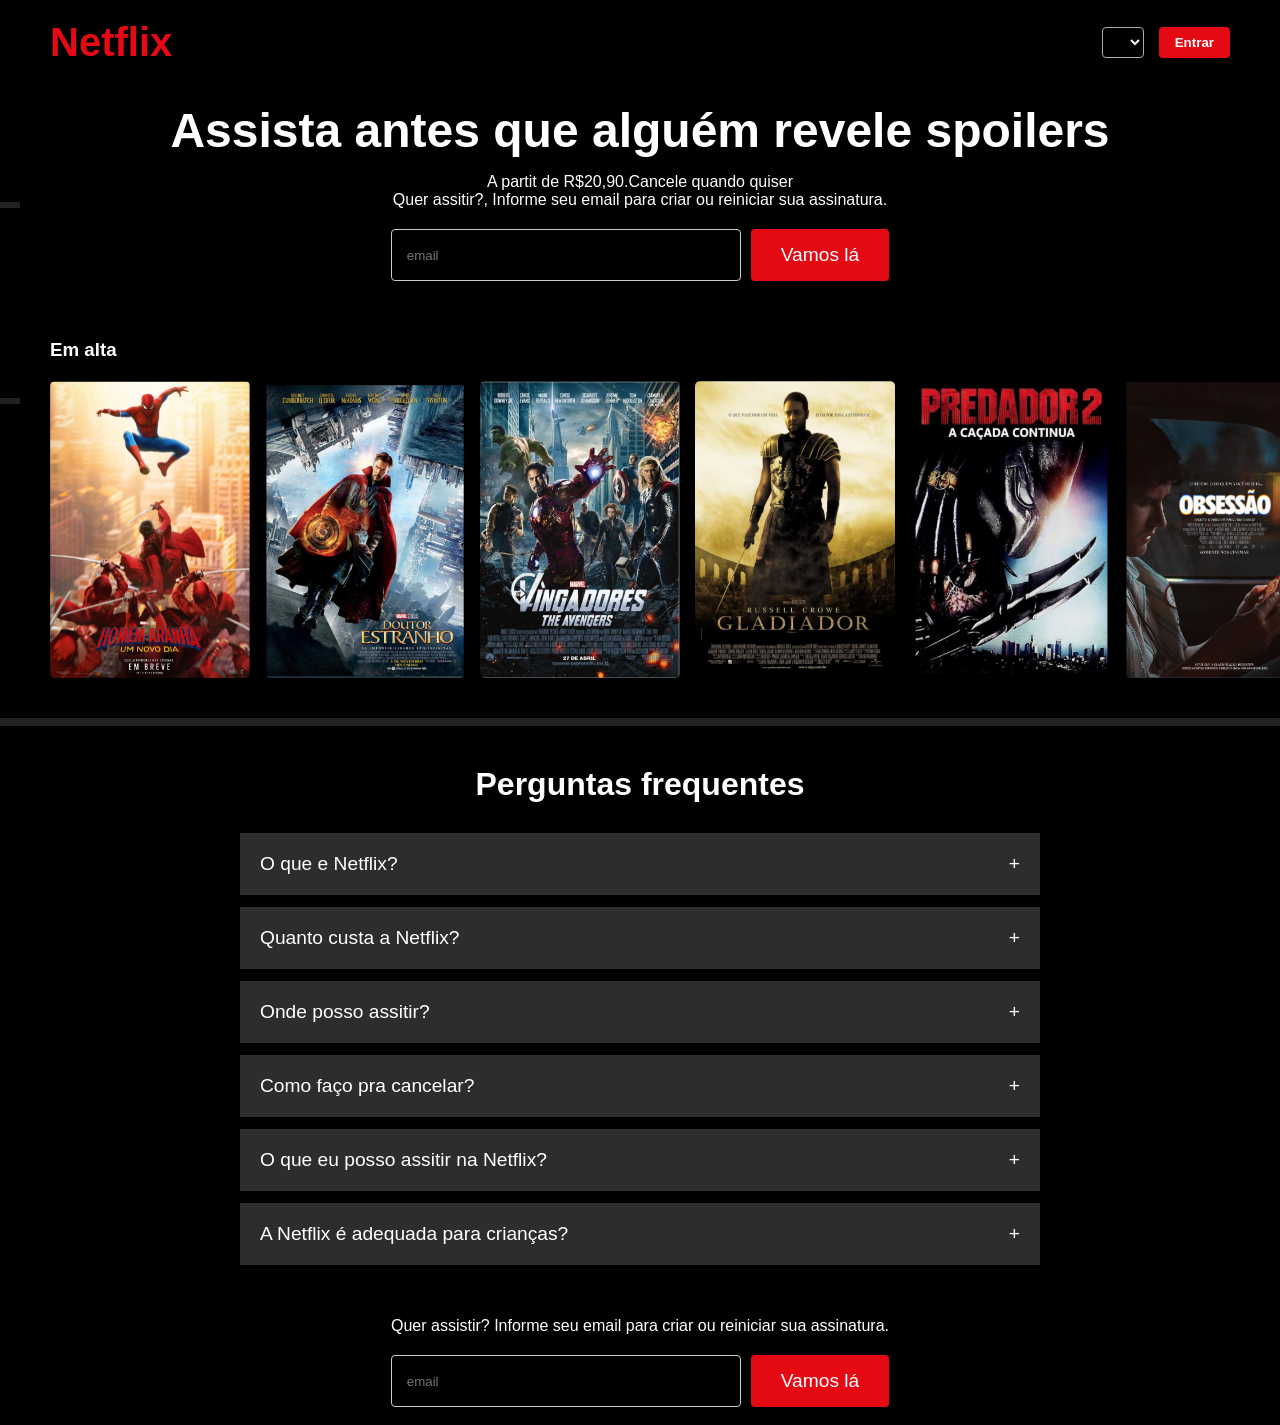
<file: index.html>
<!DOCTYPE html>
<html lang="pt-BR">

<head>
    <meta charset="UTF-8">
    <meta name="viewport" content="width=device-width, initial-scale=1.0">
    <title>Nossa Netflix</title>
    <link rel="stylesheet" href="./styles/style.css">
    <link rel="shortcut icon" href="assets/nficon.ico" type="image/x-icon">
</head>

<body>

    <header class="header">
        <h1 class="logo">Netflix</h1>
        <div class="header-actions">
            <select class="lang-select">
                <options value="pt">Português</options>
                <options value="en">English</options>
            </select>
            <button class="btn-entrar"><a href="./pages/account.html">Entrar</a></button>
        </div>
        </div>
    </header>
    <main>
        <selection class="hero">
            <div class="hero-content">
                <h2>Assista antes que alguém revele spoilers</h2>
                <p class="subtittle">A partit de R$20,90.Cancele quando quiser</p>
                <p class="call-to-action">Quer assitir?, Informe seu email para criar ou reiniciar sua assinatura.</p>

                <div class="email-form">
                    <input type="email" placeholder="email" class="email-input">
                    <button class="btn-vamos">
                        <a href="./pages/cadastro.html">Vamos lá</a>
                    </button>
                </div>


            </div>
        </selection>
        <section class="trending">
            <h3>Em alta</h3>
            <div class="movie-list">
                <img src="./assets/imagem01.PNG" alt="Filme 1" class="movie-poster">
                <img src="./assets/imagem02.PNG" alt="Filme 2" class="movie-poster">
                <img src="./assets/imagem03.PNG" alt="Filme 3" class="movie-poster">
                <img src="./assets/imagem04.PNG" alt="Filme 4" class="movie-poster">
                <img src="./assets/imagem05.PNG" alt="Filme 5" class="movie-poster">
                <img src="./assets/imagem06.PNG" alt="Filme 6" class="movie-poster">
                <img src="./assets/imagem07.PNG" alt="Filme 7" class="movie-poster">
                <img src="./assets/imagem08.PNG" alt="Filme 8" class="movie-poster">
            </div>
        </section>

        <section class="faq">
            <h3>Perguntas frequentes</h3>

            <div class="faq-item">
                <button class="faq-question">O que e Netflix?<span class="icon">+</span></button>
                <div class="faq-answer">
                    <p>A Netflix e um serviço de transmissão online que oferece uma ampla variedade de séries, filmes e
                        documentários premiados.</p>
                </div>
            </div>

            <div class="faq-item">
                <button class="faq-question">Quanto custa a Netflix?<span class="icon">+</span></button>
                <div class="faq-answer">
                    <p>Assita à Netflix no seu celular, tablet, smart tv ou notebook por uma taxa mensal única.</p>
                </div>
            </div>

            <div class="faq-item">
                <button class="faq-question">Onde posso assitir?<span class="icon">+</span></button>
                <div class="faq-answer">
                    <p>Assista onde quiser, quando quiser. Acesse sua conta Netflix em netflix.com para assistir no
                        computador ou em qualquer aparelho conectado à internet compatível com o aplicativo Netflix,
                        como Smart TVs, smartphones, tablets, aparelhos de streaming e videogames.

                        Você também pode baixar suas séries favoritas com o aplicativo Netflix para iOS ou Android. Use
                        os downloads para levar a Netflix para onde quiser sem precisar de conexão com a internet. Leve
                        a Netflix com você para qualquer lugar.</p>
                </div>
            </div>
                <div class="faq-item">
                    <button class="faq-question">Como faço pra cancelar?<span class="icon">+</span></button>
                    <div class="faq-answer">
                        <p>A Netflix é flexível. Você pode cancelar a sua conta online com apenas dois cliques. Não há
                            taxa de cancelamento. Você inicia e encerra sua assinatura quando quiser.</p>
                    </div>


                </div>

                <div class="faq-item">
                    <button class="faq-question">O que eu posso assitir na Netflix?
                        <span class="icon">+</span>
                    </button>
                    <div class="faq-answer">
                        <p>A Netflix tem um grande catálogo de filmes, documentários, séries, originais Netflix
                            premiados e muito mais. Assista o quanto quiser, quando quiser.</p>
                    </div>



                </div>

                <div class="faq-item">
                    <button class="faq-question">A Netflix é adequada para crianças?<span class="icon">+</span></button>
                    <div class="faq-answer">
                        <p>A experiência infantil da Netflix faz parte da sua assinatura para que as crianças se
                            divirtam em seu próprio espaço com séries e filmes familiares sob a supervisão dos
                            responsáveis.

                            O recurso de controle parental, incluso nos perfis para crianças e protegido por
                            PIN, permite restringir a classificação etária do conteúdo que as crianças podem ver
                            e bloquear títulos específicos que você não quer que elas assistam.</p>
                    </div>
                </div>
        </section>

        
    </main>
            <p id="pCentralizado">Quer assistir? Informe seu email para criar ou reiniciar sua assinatura.</p>
                <div class="email-form">
                    
                    <input type="email" placeholder="email" class="email-input">
                    <button class="btn-vamos">
                        <a href="./pages/cadastro.html">Vamos lá</a>
                    </button>
                </div> <br>

    <script src="./js/script.js"></script>

</body>

</html>
</file>
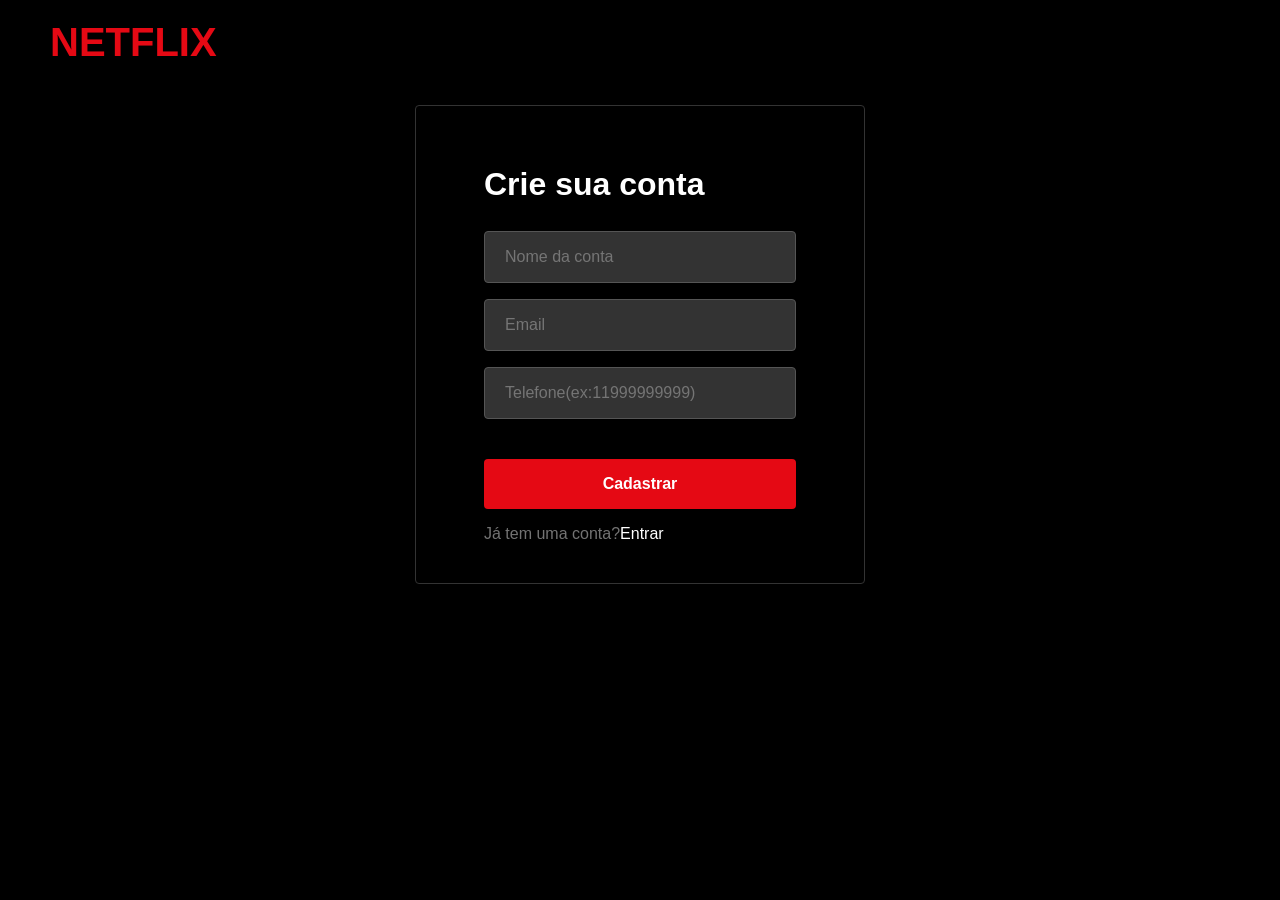
<file: cadastro.html>
<!DOCTYPE HTML>
<html lang="pt-BR">
<head>
    <meta charset="UTF-8">
    <meta name="viewport" content="width=device-width, initial-scale="1.0">
    <title>Cadastro - Clone Netflix</title>
    <!-- Likando o novo CSS específico para esta página -->
    <link rel="stylesheet" href="cadastro.css">
</head>
<body>
    <!-- Cabeçalho simples -->
	<header class="header">
		<a href="index.html" class="logo">NETFLIX</a>
	</header>
	
	<!-- Caixa central de cadastro -->
	<main class="cadastro-container">
		<h2>Crie sua conta </h2>
		
		<!-- Formulário -->
		<form id="form-cadastro">
			<div class="input-group">
				<input type="text" id="nome" placeholder="Nome da conta" required>
			</div>
			
			<div class="input-group">
				<input type="email" placeholder="Email" required>
			</div>
			
			<div class="input-group">
				<input type="tel" id="telefone" placeholder="Telefone(ex:11999999999)" required>
			</div>
			
			<button type="submit" class="btn-cadastrar">Cadastrar</button>
		</form>
		
		<p class="login-link">Já tem uma conta?<a href="#">Entrar</a></p>
	</main>
	
	<!-- Usando o mesmo arquivo JS da página inicial -->
	<script src="script.js"></script>
</body>
</html>
</file>
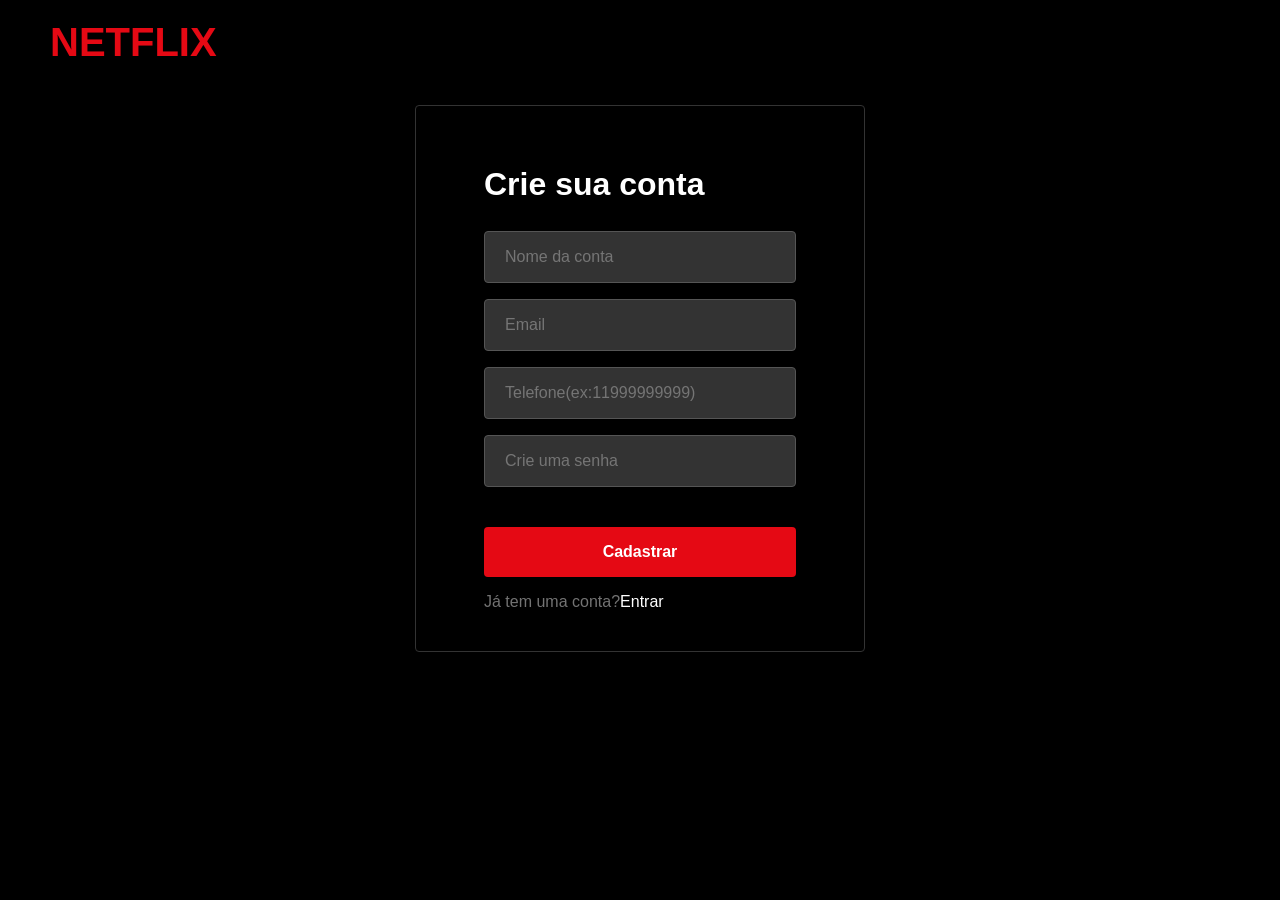
<file: pages/cadastro.html>
<!DOCTYPE HTML>
<html lang="pt-BR">
<head>
    <meta charset="UTF-8">
    <meta name="viewport" content="width=device-width, initial-scale="1.0">
    <title>Cadastro - Clone Netflix</title>
    <!-- Likando o novo CSS específico para esta página -->
    <link rel="stylesheet" href="../styles/cadastro.css">
</head>
<body>
    <!-- Cabeçalho simples -->
	<header class="header">
		<a href="../index.html" class="logo">NETFLIX</a>
	</header>
	
	<!-- Caixa central de cadastro -->
	<main class="cadastro-container">
		<h2>Crie sua conta </h2>
		
		<!-- Formulário -->
		<form id="form-cadastro">
			<div class="input-group">
				<input type="text" id="nome" placeholder="Nome da conta" required>
			</div>
			
			<div class="input-group">
				<input type="email" id="email" placeholder="Email" required>
			</div>
			
			<div class="input-group">
				<input type="tel" id="telefone" placeholder="Telefone(ex:11999999999)" required>
			</div>
			
			<div class="input-group">
				<input type="password" id="password" placeholder="Crie uma senha" required>
			</div>
			
			<button type="submit" class="btn-cadastrar">Cadastrar</button>
			
		</form>
		
		<p class="login-link">Já tem uma conta?<a href="./login.html">Entrar</a></p>
	</main>
	
	<!-- Usando o mesmo arquivo JS da página inicial -->
	<script src="../js/script.js"></script>
</body>
</html>
</file>
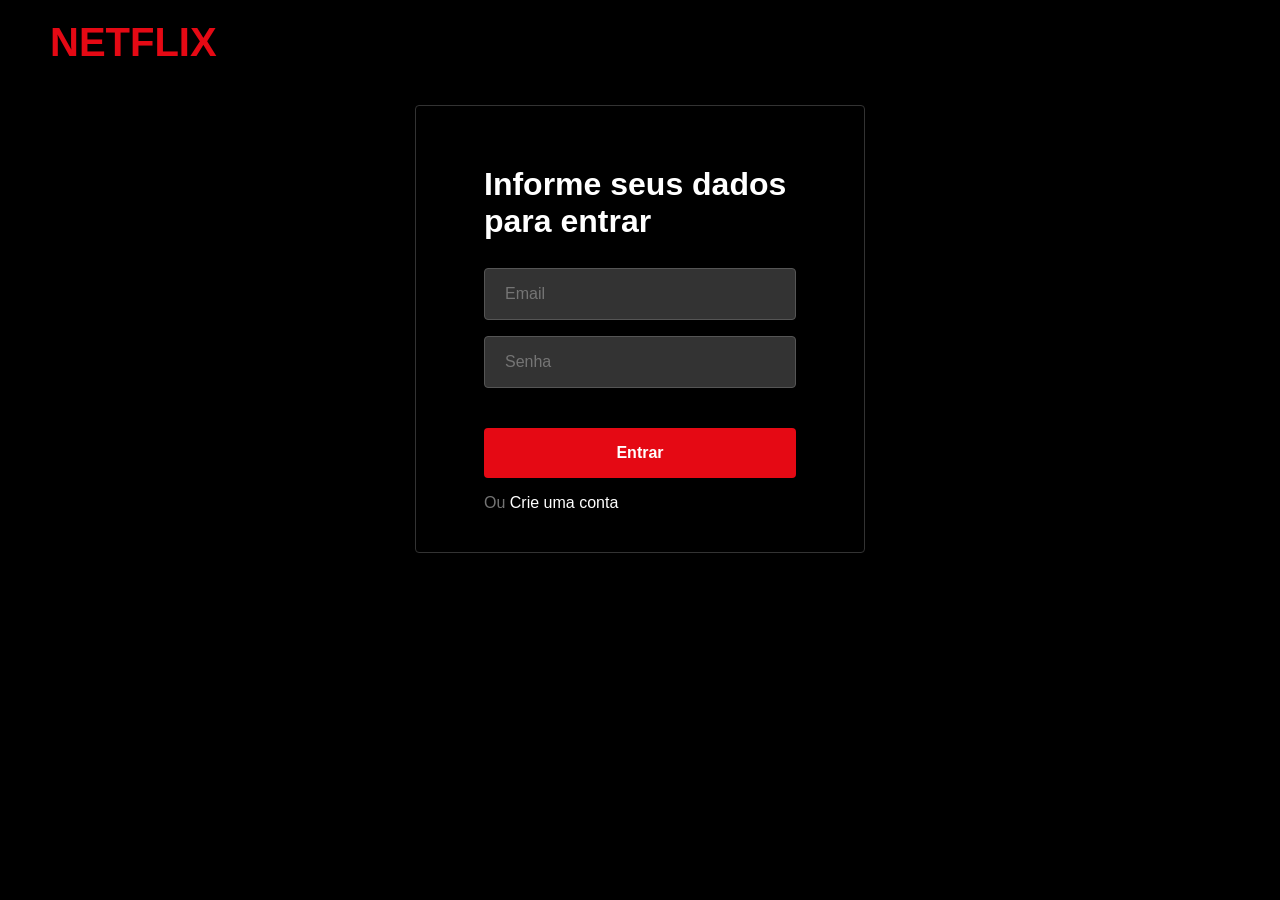
<file: pages/login.html>
<!DOCTYPE HTML>
<html lang="pt-BR">
<head>
    <meta charset="UTF-8">
    <meta name="viewport" content="width=device-width, initial-scale="1.0">
    <title>Cadastro - Clone Netflix</title>
    <!-- Likando o novo CSS específico para esta página -->
    <link rel="stylesheet" href="../styles/cadastro.css">
</head>
<body>
    <!-- Cabeçalho simples -->
	<header class="header">
		<a href="../index.html" class="logo">NETFLIX</a>
	</header>
	
	<!-- Caixa central de cadastro -->
	<main class="cadastro-container">
		<h2>Informe seus dados para entrar </h2>
		
		<!-- Formulário -->
		<form id="form-cadastro">

			<div class="input-group">
				<input type="email" id="e-mail" placeholder="Email" required>
			</div>
			
			<div class="input-group">
				<input type="password" id="password" placeholder="Senha" required>
			</div>
			
			<button type="submit" class="btn-cadastrar">Entrar</button>
			
			<p class="login-link">Ou <a href="./cadastro.html">Crie uma conta</a></p>
		</form>
	</main>
	
	<!-- Usando o mesmo arquivo JS da página inicial -->
	<script src="../js/script.js"></script>
</body>
</html>
</file>
<file: styles/style.css>
/*Netflix Page*/


/*Reset básico para remover margens padrão*/

* {
	margin: 0px;
	padding: 0px;
	box-sizing: border-box;
	font-family: Arial, sans-serif;
}

body {
	background-color: #000000;
	color: #ffffff;
}

/*Cabeçalho*/

.header {
	display: flex;
	justify-content: space-between;
	align-items: center;
	padding: 20px 50px;
}

.logo {
	color: #e50914;
	font-size: 2.5rem;
	font-weight: bold;
}

.header-actions {
	display: flex;
	gap:15px;
}
.lang-select {
	background: transparent;
	color: white;
	padding: 5px 10px;
	border: 1px solid #aaa;
	border-radius: 4px;
}

.btn-entrar {
	background-color: #e50914;
	color: white;
	border: none;
	padding: 8px 16px;
	border-radius: 4px;
	cursor: pointer;
	font-weight: bold;
}


/*Seção Hero*/

.hero {
	text-align: center;
	padding: 100px 20px;
	border-bottom: 6px solid #222;
}

.hero h2 {
	font-size: 3rem;
	margin-bottom: 15px;
}

.subtitle {
	font-size: 1.5rem;
	margin-bottom: 25px;
}

.email-form {
	display: flex;
	justify-content: center;
	gap: 10px;
	margin-top: 20px;
}

.email-input {
	padding: 15px;
	width: 350px;
	border-radius: 4px;
	border: 1px solid #ccc;
	background-color: rgba(0,0,0,5);
	color: white;
}

.btn-vamos {
	background-color: #e50914;
	color: white;
	border: none;
	padding: 15px 30px;
	font-size: 1.2rem;
	border-radius: 4px;
	cursor: pointer;
}
a {
    text-decoration: none;
	color: inherit;
}


/*Seção em Alta*/

.trending {
	padding: 40px 50px;
	border-bottom: 8px solid #222;
}

.movie-list {
	display: flex;
	gap: 15px;
	margin-top: 20px;
}

.movie-poster {
	width: 200px;
	border-radius: 5px;
	transition: transform 0.3s;
}

.movie-poster:hover {
	transform: scale(1.05);
}

/*Seção de Perguntas Frequentes (FAQ)*/

.faq {
	padding: 40px 50px;
	display: flex;
	flex-direction: column;
	align-items: center;
}

.faq h3 {
	font-size: 2rem;
	margin-bottom: 30px;
}

.faq-item {
	width: 80%;
	max-width: 800px;
	margin-bottom: 10px;
}

.faq-question {
	width: 100%;
	background-color: #2d2d2d;
	color: white;
	border: none;
	padding: 20px;
	font-size: 1.2rem;
	text-align: left;
	display: flex;
	justify-content: space-between;
	cursor: pointer;
}

.faq-question:hover {
	background-color: #414141;
}

.faq-answer {
	background-color: #2d2d2d;
	padding: 0 20px;
	max-height: 0;   /*Escondido por padrão para o JS atuar*/
	overflow: hidden;
	transition: max-weight 0.3s ease-out, padding 0.3s ease;
	border-top: 2px solid #000;
}

/*Classe ativada pelo JavaScript*/

.faq-item.active .faq-answer {
	max-height: 200px;
	padding: 20px;
}

.faq-item.active .icon {
	transform: rotate(45eg);
	transition: transform 0.3s;
}
#pCentralizado{
	text-align: center;
}
</file>
<file: cadastro.css>
/* reset */
*{
    margin:0;
    padding:0;
    box-sizing: border-box;
    font-family: Arial,sans-serif;
}
body{
    background-color: #000000;
    color:#ffffff;
}
/*Cabeçalho simplificado */
.header{
    padding:20px 50px;
}
.logo{
    color:#e50914;
    font-size: 2.5rem;
    font-weight:bold;
    text-decoration: none;
}
/* Caixa de cadastro centralizada */
.cadastro-container{
    background-color: rgba(0,0,0,0.75);
    max-width:450px;
    margin:0 auto;
    padding:60px 68px 40px;
    border-radius: 4px;
    border: 1px solid #333;
    margin-top:20px;
}
.cadastro-container h2{
    font-size: 2rem;
    margin-bottom: 28px;
}
.input-group{
    margin-bottom:16px;
}
.input-group input{
    width:100%;
    padding:16px 20px;
    border-radius:4px;
    border:1px solid #555;
    background-color: #333;
    color:white;
    font-size:1rem;
}
.input-group input:focus{
    outline:none;
    border-color:#fff;
}
/*botao cadastro*/
.btn-cadastrar{
    width:100%;
    background-color: #e50914;
    color:white;
    border:none;
    padding:16px;
    font-size: 1rem;
    font-weight:bold;
    border-radius:4px;
    cursor:pointer;
    margin-top:24px;
}
.btn-cadastrar:hover{
    background: #c90812;
}
.login-link{
    color:#737373;
    margin-top:16px;
    font-size: 1rem;
}
.login-link a{
    color:white;
    text-decoration: none;
}
.login-link a:hover{
    text-decoration: underline;
}
</file>
<file: styles/cadastro.css>
/* reset */
*{
    margin:0;
    padding:0;
    box-sizing: border-box;
    font-family: Arial,sans-serif;
}
body{
    background-color: #000000;
    color:#ffffff;
}
/*Cabeçalho simplificado */
.header{
    padding:20px 50px;
}
.logo{
    color:#e50914;
    font-size: 2.5rem;
    font-weight:bold;
    text-decoration: none;
}
/* Caixa de cadastro centralizada */
.cadastro-container{
    background-color: rgba(0,0,0,0.75);
    max-width:450px;
    margin:0 auto;
    padding:60px 68px 40px;
    border-radius: 4px;
    border: 1px solid #333;
    margin-top:20px;
}
.cadastro-container h2{
    font-size: 2rem;
    margin-bottom: 28px;
}
.input-group{
    margin-bottom:16px;
}
.input-group input{
    width:100%;
    padding:16px 20px;
    border-radius:4px;
    border:1px solid #555;
    background-color: #333;
    color:white;
    font-size:1rem;
}
.input-group input:focus{
    outline:none;
    border-color:#fff;
}
/*botao cadastro*/
.btn-cadastrar{
    width:100%;
    background-color: #e50914;
    color:white;
    border:none;
    padding:16px;
    font-size: 1rem;
    font-weight:bold;
    border-radius:4px;
    cursor:pointer;
    margin-top:24px;
}
.btn-cadastrar:hover{
    background: #c90812;
}
.login-link{
    color:#737373;
    margin-top:16px;
    font-size: 1rem;
}
.login-link a{
    color:white;
    text-decoration: none;
}
.login-link a:hover{
    text-decoration: underline;
}
</file>
